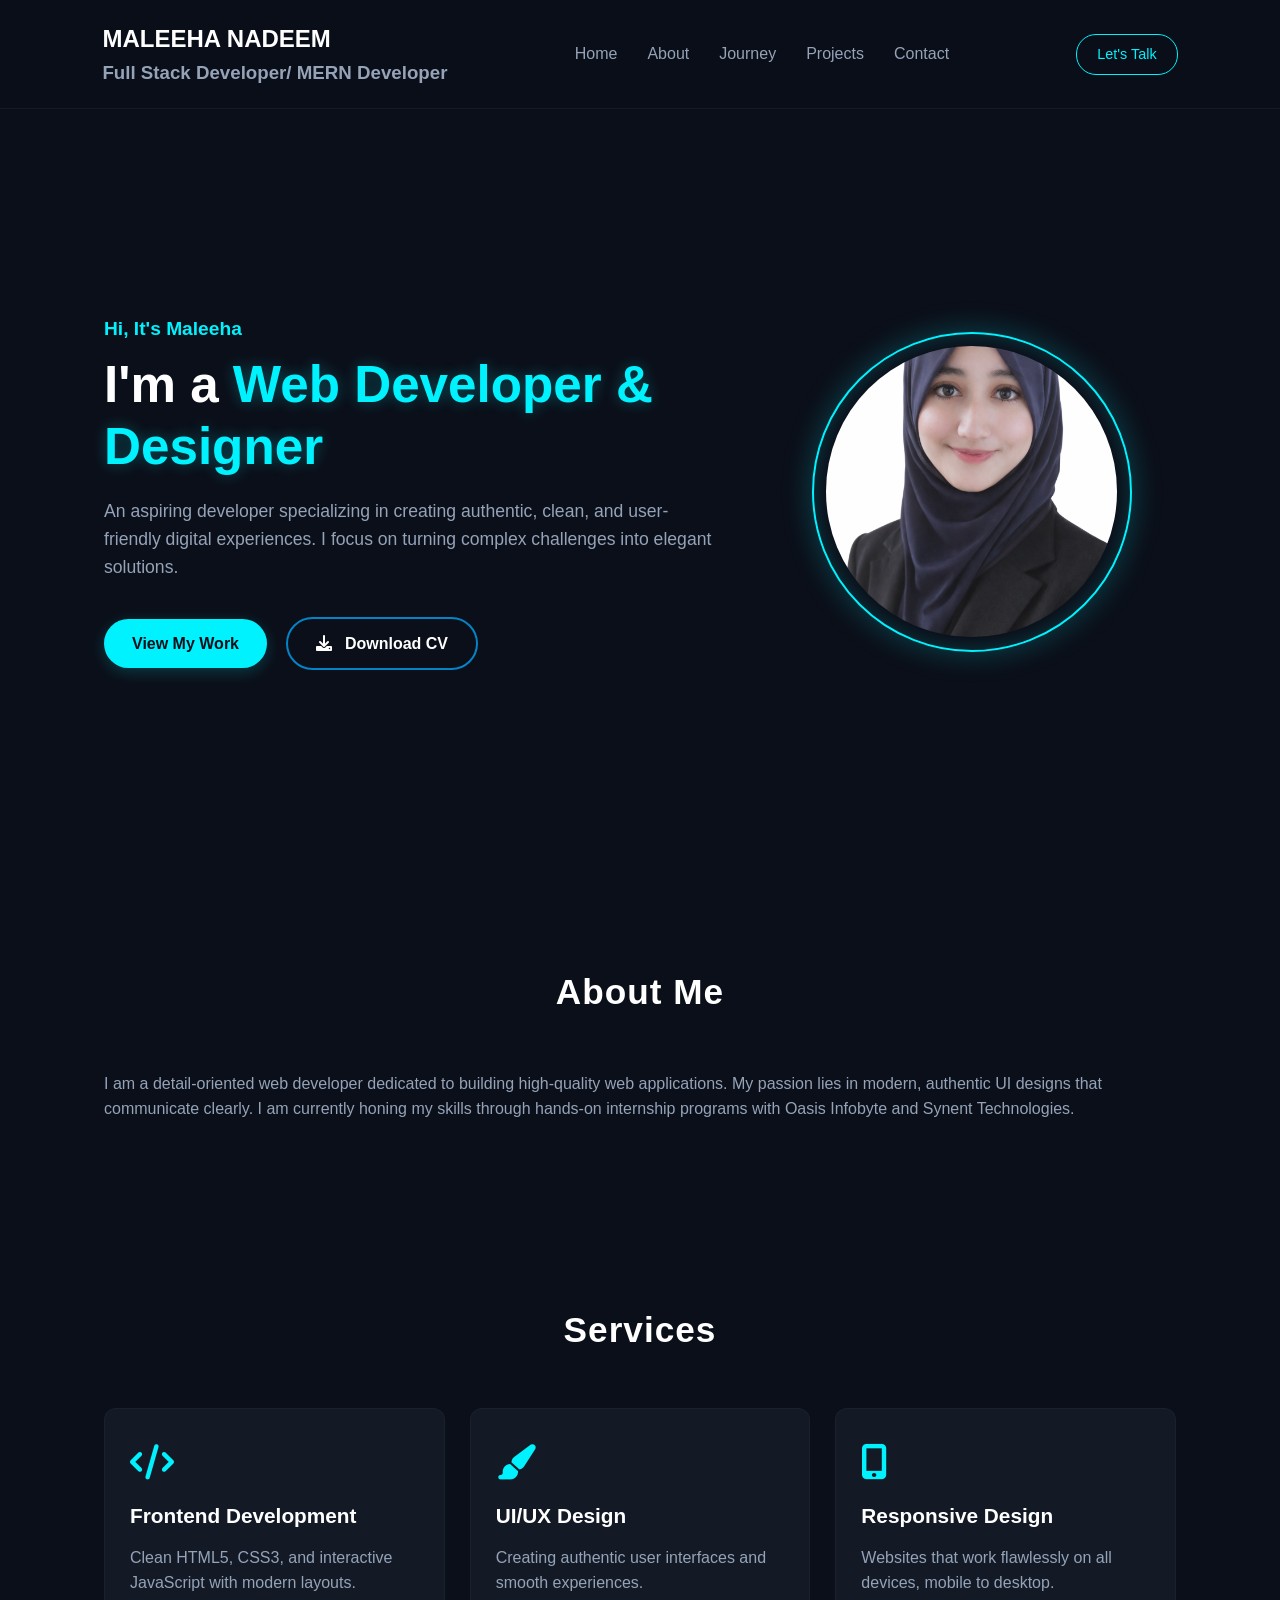
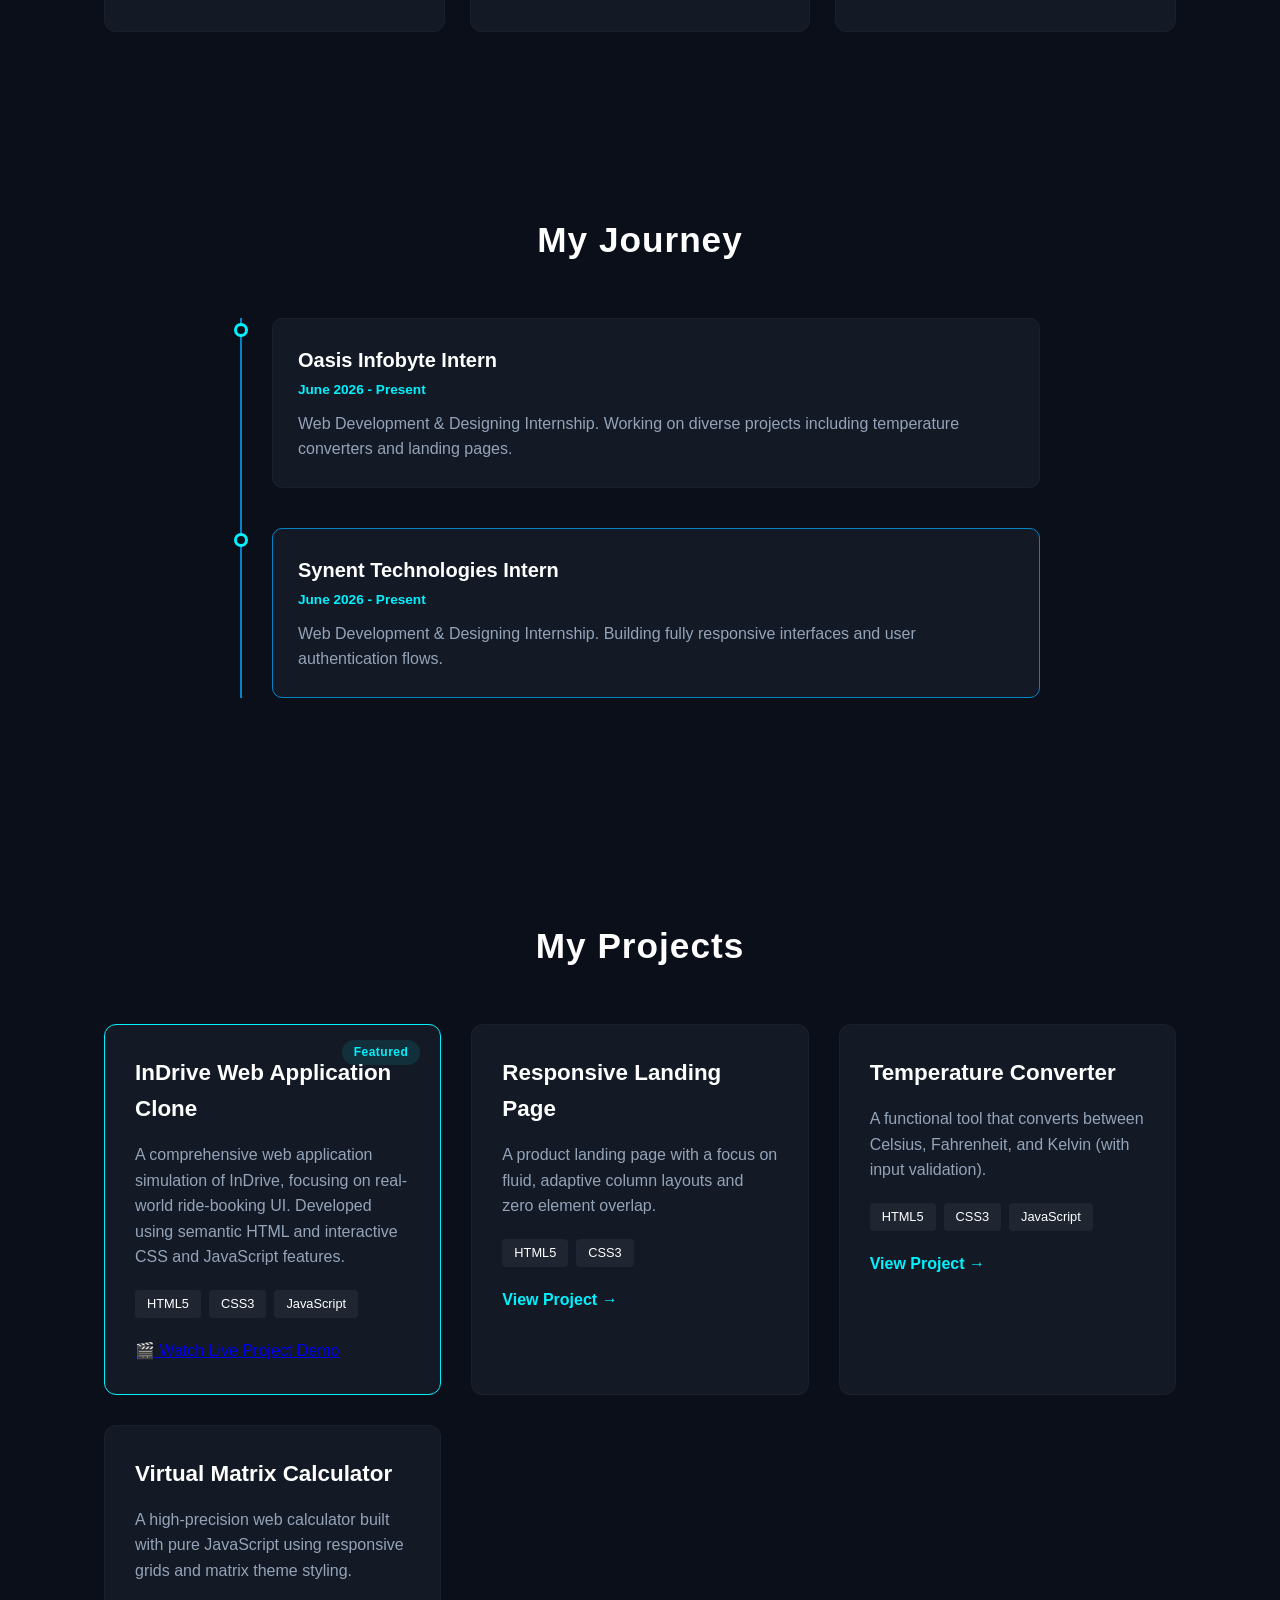
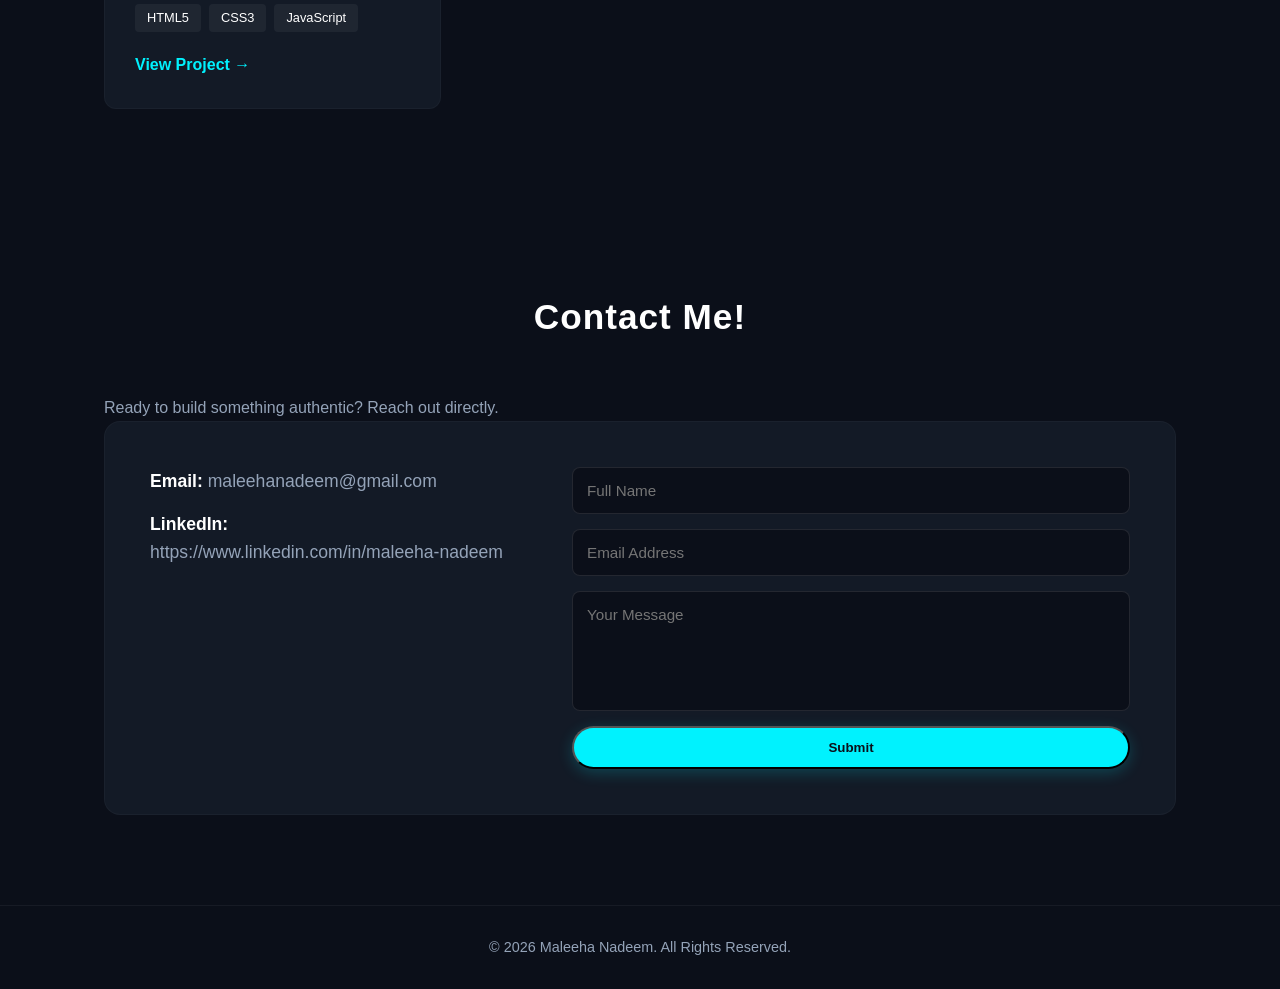
<file: index.html>
<!DOCTYPE html>
<html lang="en">
<head>
    <meta charset="UTF-8">
    <meta name="viewport" content="width=device-width, initial-scale=1.0">
    <title>Maleeha Nadeem | Authentic Portfolio</title>
    <link rel="stylesheet" href="style.css">
    <link rel="stylesheet" href="https://cdnjs.cloudflare.com/ajax/libs/font-awesome/6.0.0/css/all.min.css">
</head>
<body>

    <header class="navbar">
        <div class="logo">
            <h1>MALEEHA NADEEM</h1>
            <h3>Full Stack Developer/ MERN Developer</h3>
        </div>
        <nav>
            <ul class="nav-links">
                <li><a href="#hero">Home</a></li>
                <li><a href="#about">About</a></li>
                <li><a href="#journey">Journey</a></li>
                <li><a href="#projects">Projects</a></li>
                <li><a href="#contact">Contact</a></li>
            </ul>
        </nav>
        <a href="#contact" class="btn-small">Let's Talk</a>
    </header>

    <main>
        <section id="hero" class="hero-section">
            <div class="hero-content">
                <span class="greeting">Hi, It's Maleeha</span>
                <h2>I'm a <span class="highlight">Web Developer & Designer</span></h2>
                <p>An aspiring developer specializing in creating authentic, clean, and user-friendly digital experiences. I focus on turning complex challenges into elegant solutions.</p>
                
            <div class="hero-btns">
                    <a href="#projects" class="btn">View My Work</a>
                    <a href="Maleeha Nadeem -Full Stack DEVELOPER CV.pdf" target="_blank" class="btn btn-outline"><i class="fas fa-download"></i> Download CV</a>
                </div>   
                
            </div>
            <div class="hero-image-container">
                <div class="neon-circle">
                    <img src="profile picture.png" alt="Maleeha Nadeem">
                </div>
            </div>
        </section>

        <section id="about" class="about-section">
            <h2 class="section-title">About Me</h2>
            <p>I am a detail-oriented web developer dedicated to building high-quality web applications. My passion lies in modern, authentic UI designs that communicate clearly. I am currently honing my skills through hands-on internship programs with Oasis Infobyte and Synent Technologies.</p>
        </section>

        <section id="services" class="services-section">
            <h2 class="section-title">Services</h2>
            <div class="services-grid">
                <div class="service-card">
                    <i class="fas fa-code"></i>
                    <h3>Frontend Development</h3>
                    <p>Clean HTML5, CSS3, and interactive JavaScript with modern layouts.</p>
                </div>
                <div class="service-card">
                    <i class="fas fa-paint-brush"></i>
                    <h3>UI/UX Design</h3>
                    <p>Creating authentic user interfaces and smooth experiences.</p>
                </div>
                <div class="service-card">
                    <i class="fas fa-mobile-alt"></i>
                    <h3>Responsive Design</h3>
                    <p>Websites that work flawlessly on all devices, mobile to desktop.</p>
                </div>
            </div>
        </section>

        <section id="journey" class="journey-section">
            <h2 class="section-title">My Journey</h2>
            <div class="journey-container">
                <div class="journey-item">
                    <div class="journey-dot"></div>
                    <div class="journey-content">
                        <h3>Oasis Infobyte Intern</h3>
                        <span class="journey-date">June 2026 - Present</span>
                        <p>Web Development & Designing Internship. Working on diverse projects including temperature converters and landing pages.</p>
                    </div>
                </div>
                <div class="journey-item featured-journey">
                    <div class="journey-dot"></div>
                    <div class="journey-content">
                        <h3>Synent Technologies Intern</h3>
                        <span class="journey-date">June 2026 - Present</span>
                        <p>Web Development & Designing Internship. Building fully responsive interfaces and user authentication flows.</p>
                    </div>
                </div>
                </div>
        </section>

        <section id="projects" class="projects-section">
            <h2 class="section-title">My Projects</h2>
            <div class="projects-grid">
                
                <div class="project-card featured-project">
                    <span class="project-tag">Featured</span>
                    <h3>InDrive Web Application Clone</h3>
                    <p>A comprehensive web application simulation of InDrive, focusing on real-world ride-booking UI. Developed using semantic HTML and interactive CSS and JavaScript features.</p>
                    <div class="tech-stack">
                        <span>HTML5</span>
                        <span>CSS3</span>
                        <span>JavaScript</span>
                    </div>
                <a href="https://youtu.be/uFaAWR-uHLg?si=PVwsCkkVMBuliKPm" target="_blank" class="demo-btn">🎬 Watch Live Project Demo</a>
                    </div>
                <div class="project-card">
    <h3>Responsive Landing Page</h3>
    <p>A product landing page with a focus on fluid, adaptive column layouts and zero element overlap.</p>
    <div class="tech-stack">
        <span>HTML5</span>
        <span>CSS3</span>
    </div>
    <a href="landing page/index.html" class="project-link">View Project &rarr;</a>
</div>
                <div class="project-card">
                    <h3>Temperature Converter</h3>
                    <p>A functional tool that converts between Celsius, Fahrenheit, and Kelvin (with input validation).</p>
                    <div class="tech-stack">
                        <span>HTML5</span>
                        <span>CSS3</span>
                        <span>JavaScript</span>
                    </div>
                    <a href="temperature converter website/index.html" class="project-link">View Project &rarr;</a>
                </div>
<div class="project-card">
    <h3>Virtual Matrix Calculator</h3>
    <p>A high-precision web calculator built with pure JavaScript using responsive grids and matrix theme styling.</p>
    <div class="tech-stack">
        <span>HTML5</span>
        <span>CSS3</span>
        <span>JavaScript</span>
    </div>
    <a href="Calculator/index.html" class="project-link">View Project &rarr;</a>
</div>
            </div>
        </section>

        <section id="contact" class="contact-section">
            <h2 class="section-title">Contact Me!</h2>
            <p>Ready to build something authentic? Reach out directly.</p>
            <div class="contact-container">
                <div class="contact-info-direct">
                    <p><strong>Email:</strong> maleehanadeem@gmail.com</p>
                    <p><strong>LinkedIn:</strong> https://www.linkedin.com/in/maleeha-nadeem</p>
                </div>
                <form class="contact-form">
                    <input type="text" placeholder="Full Name" required>
                    <input type="email" placeholder="Email Address" required>
                    <textarea placeholder="Your Message" required></textarea>
                    <button type="submit" class="btn">Submit</button>
                </form>
            </div>
        </section>
    </main>

    <footer>
        <p>&copy; 2026 Maleeha Nadeem. All Rights Reserved.</p>
    </footer>

</body>
</html>
</file>
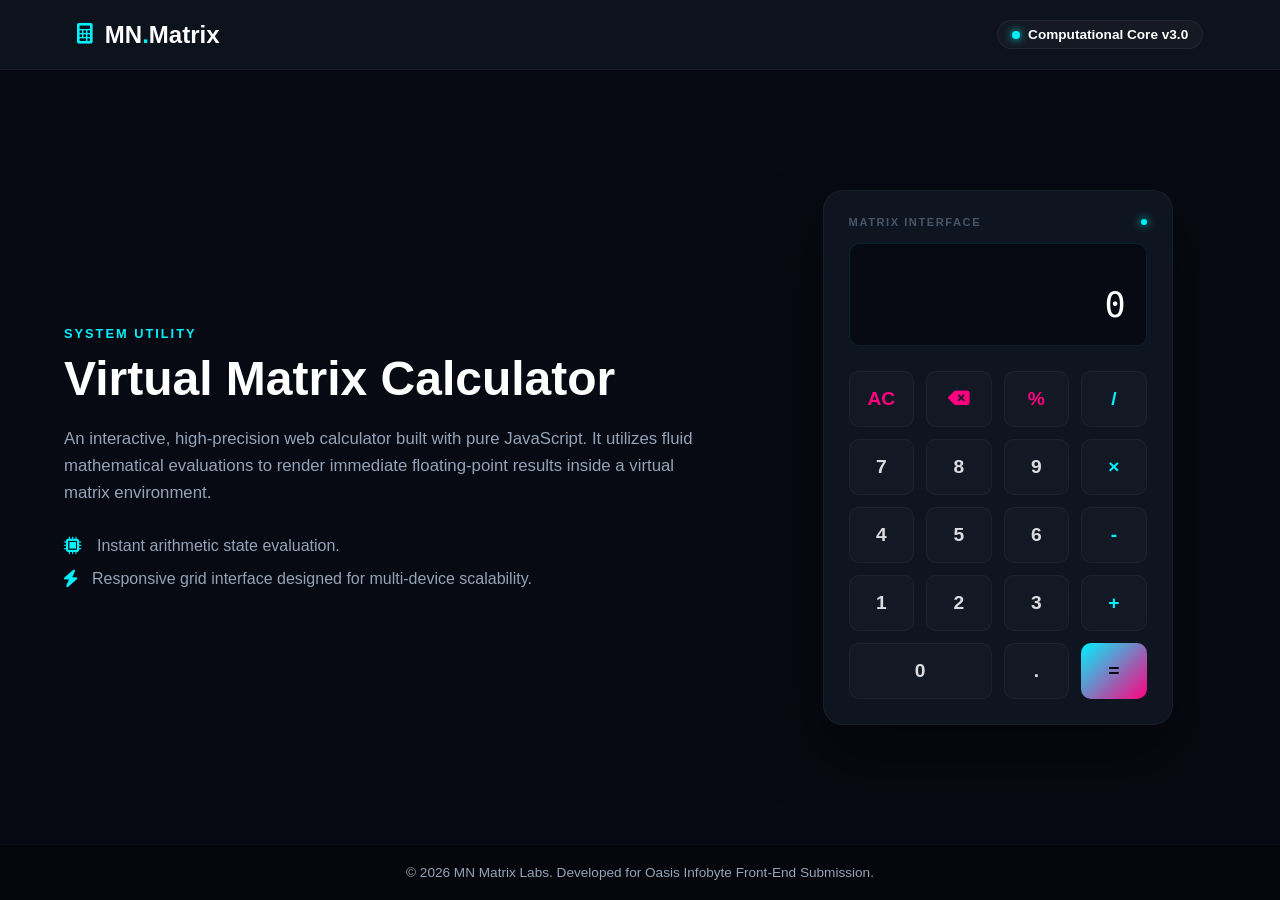
<file: Calculator/index.html>
<!DOCTYPE html>
<html lang="en">
<head>
    <meta charset="UTF-8">
    <meta name="viewport" content="width=device-width, initial-scale=1.0">
    <title>MN Matrix | Cloud Grid Calculator</title>
    <link rel="stylesheet" href="style.css">
    <link rel="stylesheet" href="https://cdnjs.cloudflare.com/ajax/libs/font-awesome/6.0.0/css/all.min.css">
</head>
<body>

    <header class="app-bar">
        <div class="app-logo">
            <i class="fas fa-calculator"></i>
            <h2>MN<span>.</span>Matrix</h2>
        </div>
        <div class="app-version">
            <span class="status-dot"></span> Computational Core v3.0
        </div>
    </header>

    <main class="app-main">
        
        <section class="description-panel">
            <span class="tag">System Utility</span>
            <h1>Virtual Matrix Calculator</h1>
            <p>An interactive, high-precision web calculator built with pure JavaScript. It utilizes fluid mathematical evaluations to render immediate floating-point results inside a virtual matrix environment.</p>
            
            <div class="features-list">
                <div class="feat-item">
                    <i class="fas fa-microchip"></i>
                    <span>Instant arithmetic state evaluation.</span>
                </div>
                <div class="feat-item">
                    <i class="fas fa-bolt"></i>
                    <span>Responsive grid interface designed for multi-device scalability.</span>
                </div>
            </div>
        </section>

        <section class="calculator-workspace">
            <div class="calculator-card">
                <div class="calc-brand">
                    <span>MATRIX INTERFACE</span>
                    <div class="pulse-indicator"></div>
                </div>

                <div class="calc-screen">
                    <div id="previous-operand" class="previous-layer"></div>
                    <div id="current-display" class="current-layer">0</div>
                </div>

                <div class="calc-buttons">
                    <button onclick="clearScreen()" class="btn-action">AC</button>
                    <button onclick="deleteNumber()" class="btn-action"><i class="fas fa-backspace"></i></button>
                    <button onclick="appendOperator('%')" class="btn-action">%</button>
                    <button onclick="appendOperator('/')" class="btn-operator">/</button>

                    <button onclick="appendNumber('7')">7</button>
                    <button onclick="appendNumber('8')">8</button>
                    <button onclick="appendNumber('9')">9</button>
                    <button onclick="appendOperator('*')" class="btn-operator">&times;</button>

                    <button onclick="appendNumber('4')">4</button>
                    <button onclick="appendNumber('5')">5</button>
                    <button onclick="appendNumber('6')">6</button>
                    <button onclick="appendOperator('-')" class="btn-operator">-</button>

                    <button onclick="appendNumber('1')">1</button>
                    <button onclick="appendNumber('2')">2</button>
                    <button onclick="appendNumber('3')">3</button>
                    <button onclick="appendOperator('+')" class="btn-operator">+</button>

                    <button onclick="appendNumber('0')" class="btn-zero">0</button>
                    <button onclick="appendNumber('.')">.</button>
                    <button onclick="calculateResult()" class="btn-equals">=</button>
                </div>
            </div>
        </section>

    </main>

    <footer class="app-footer">
        <p>&copy; 2026 MN Matrix Labs. Developed for Oasis Infobyte Front-End Submission.</p>
    </footer>

    <script src="script.js"></script>
</body>
</html>
</file>
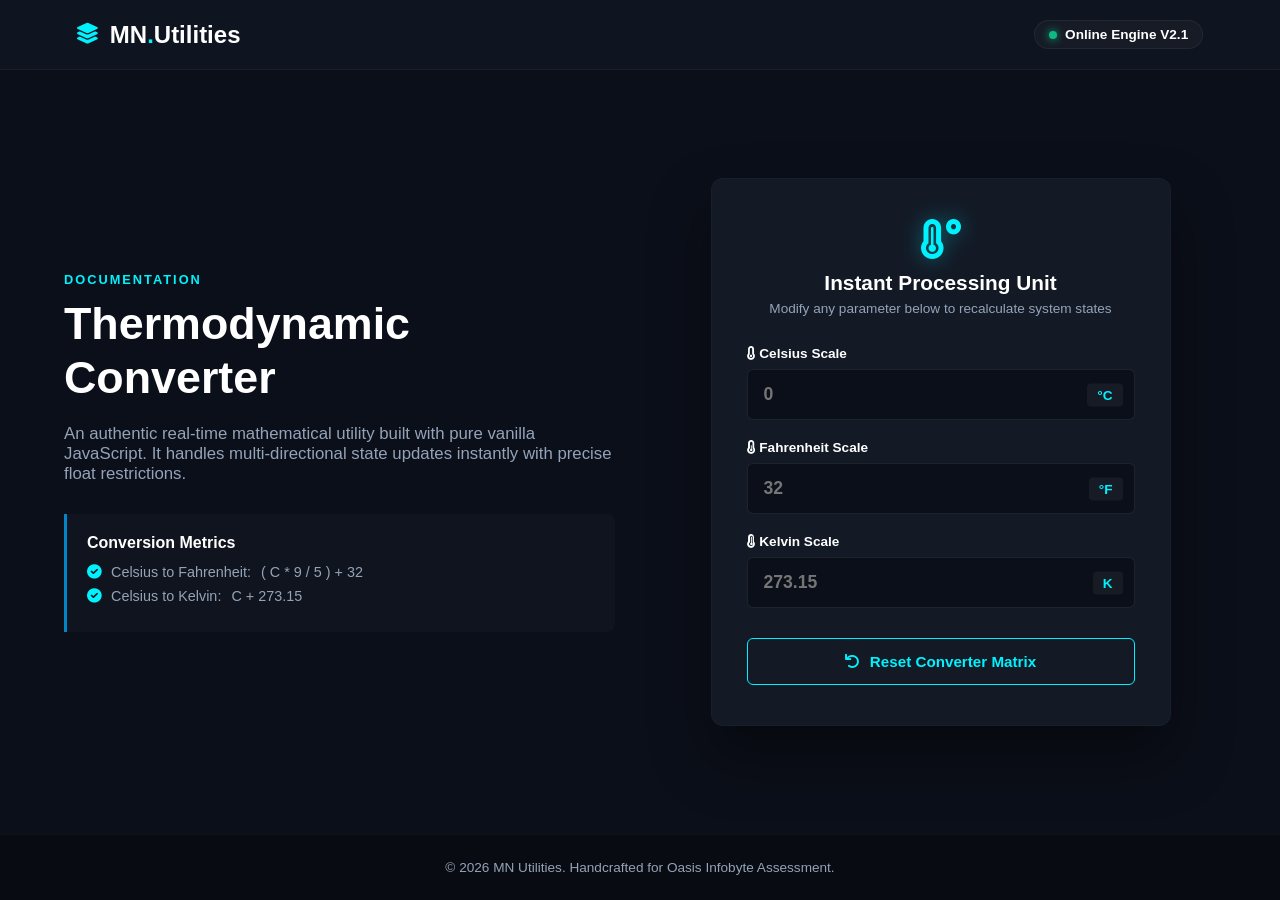
<file: temperature converter website/index.html>
<!DOCTYPE html>
<html lang="en">
<head>
    <meta charset="UTF-8">
    <meta name="viewport" content="width=device-width, initial-scale=1.0">
    <title>MN ThermoStation | Advanced Temperature Web Utility</title>
    <link rel="stylesheet" href="style.css">
    <link rel="stylesheet" href="https://cdnjs.cloudflare.com/ajax/libs/font-awesome/6.0.0/css/all.min.css">
</head>
<body>

    <header class="app-bar">
        <div class="app-logo">
            <i class="fas fa-layer-group"></i>
            <h2>MN<span>.</span>Utilities</h2>
        </div>
        <div class="app-status">
            <span class="status-dot"></span> Online Engine V2.1
        </div>
    </header>

    <main class="app-container">
        <section class="info-sidebar">
            <span class="meta-tag">Documentation</span>
            <h1>Thermodynamic Converter</h1>
            <p>An authentic real-time mathematical utility built with pure vanilla JavaScript. It handles multi-directional state updates instantly with precise float restrictions.</p>
            
            <div class="formula-box">
                <h4>Conversion Metrics</h4>
                <ul>
                    <li><i class="fas fa-check-circle"></i> <span>Celsius to Fahrenheit:</span> ( C * 9 / 5 ) + 32</li>
                    <li><i class="fas fa-check-circle"></i> <span>Celsius to Kelvin:</span> C + 273.15</li>
                </ul>
            </div>
        </section>

        <section class="converter-workspace">
            <div class="converter-card">
                <div class="card-header">
                    <i class="fas fa-temperature-high glow-icon"></i>
                    <h3>Instant Processing Unit</h3>
                    <p>Modify any parameter below to recalculate system states</p>
                </div>

                <div class="inputs-grid">
                    <div class="input-wrapper">
                        <label><i class="fas fa-thermometer-empty"></i> Celsius Scale</label>
                        <div class="input-field-group">
                            <input type="number" id="celsius" placeholder="0" step="any">
                            <span class="unit-badge">°C</span>
                        </div>
                    </div>

                    <div class="input-wrapper">
                        <label><i class="fas fa-thermometer-half"></i> Fahrenheit Scale</label>
                        <div class="input-field-group">
                            <input type="number" id="fahrenheit" placeholder="32" step="any">
                            <span class="unit-badge">°F</span>
                        </div>
                    </div>

                    <div class="input-wrapper">
                        <label><i class="fas fa-thermometer-full"></i> Kelvin Scale</label>
                        <div class="input-field-group">
                            <input type="number" id="kelvin" placeholder="273.15" step="any">
                            <span class="unit-badge">K</span>
                        </div>
                    </div>
                </div>

                <button id="clear-btn" class="btn-clear-dash"><i class="fas fa-undo"></i> Reset Converter Matrix</button>
            </div>
        </section>
    </main>

    <footer class="app-footer">
        <p>&copy; 2026 MN Utilities. Handcrafted for Oasis Infobyte Assessment.</p>
    </footer>

    <script src="script.js"></script>
</body>
</html>
</file>
<file: style.css>
/* ==========================================================================
   1. PREMIUM DARK THEME VARIABLES & RESET (Inspired by uploaded designs)
   ========================================================================== */
:root {
    --bg-darker: #0b0f19;       /* Deep dark background (Image 8 & 10 style) */
    --bg-card: #131a26;         /* Slightly lighter slate for cards */
    --accent-glow: #00f2fe;     /* Electric Cyan / Turquoise Neon Accent */
    --accent-dim: #0284c7;      /* Muted blue for borders and accents */
    --text-primary: #ffffff;    /* Pure white for prominent headers */
    --text-muted: #94a3b8;      /* Slate gray for clean body text */
    --font-family: 'Segoe UI', Tahoma, Geneva, Verdana, sans-serif;
    --transition: all 0.3s cubic-bezier(0.4, 0, 0.2, 1);
}

* {
    margin: 0;
    padding: 0;
    box-sizing: border-box;
}

html {
    scroll-behavior: smooth;
}

body {
    font-family: var(--font-family);
    background-color: var(--bg-darker);
    color: var(--text-muted);
    line-height: 1.6;
}

/* Base Sections Design */
section {
    padding: 90px 5%;
    max-width: 1200px;
    margin: 0 auto;
}

.section-title {
    font-size: 2.2rem;
    color: var(--text-primary);
    text-align: center;
    margin-bottom: 50px;
    text-transform: capitalize;
    letter-spacing: 1px;
}

.highlight {
    color: var(--accent-glow);
    text-shadow: 0 0 15px rgba(0, 242, 254, 0.3);
}

/* Buttons (Premium Neon Style) */
.btn {
    display: inline-block;
    background-color: var(--accent-glow);
    color: var(--bg-darker);
    padding: 12px 28px;
    text-decoration: none;
    border-radius: 30px;
    font-weight: 600;
    box-shadow: 0 4px 15px rgba(0, 242, 254, 0.2);
    transition: var(--transition);
}

.btn:hover {
    transform: translateY(-3px);
    box-shadow: 0 6px 20px rgba(0, 242, 254, 0.4);
}

.btn-outline {
    background: transparent;
    color: var(--text-primary);
    border: 2px solid var(--accent-dim);
    margin-left: 15px;
    box-shadow: none;
}

.btn-outline:hover {
    background: var(--accent-dim);
    box-shadow: 0 4px 15px rgba(2, 132, 199, 0.3);
}

/* ==========================================================================
   2. NAVBAR DESIGN (Minimalistic Top Header)
   ========================================================================== */
.navbar {
    display: flex;
    justify-content: space-between;
    align-items: center;
    padding: 20px 8%;
    background-color: rgba(11, 15, 25, 0.9);
    backdrop-filter: blur(10px);
    position: sticky;
    top: 0;
    z-index: 1000;
    border-bottom: 1px solid rgba(255, 255, 255, 0.05);
}

.logo h1 {
    color: var(--text-primary);
    font-size: 1.5rem;
    font-weight: 700;
}

.nav-links {
    display: flex;
    list-style: none;
    gap: 30px;
}

.nav-links a {
    color: var(--text-muted);
    text-decoration: none;
    font-weight: 500;
    transition: var(--transition);
}

.nav-links a:hover {
    color: var(--accent-glow);
}

.btn-small {
    padding: 8px 20px;
    border: 1px solid var(--accent-glow);
    color: var(--accent-glow);
    text-decoration: none;
    border-radius: 20px;
    font-size: 0.9rem;
    transition: var(--transition);
}

.btn-small:hover {
    background-color: var(--accent-glow);
    color: var(--bg-darker);
}

/* ==========================================================================
   3. HERO SECTION WITH NEON GLOW CIRCLE (Image 10 Inspired)
   ========================================================================== */
.hero-section {
    display: flex;
    align-items: center;
    justify-content: space-between;
    min-height: 85vh;
    gap: 50px;
}

.hero-content {
    flex: 1.2;
}

.greeting {
    color: var(--accent-glow);
    font-size: 1.2rem;
    font-weight: 600;
    display: block;
    margin-bottom: 10px;
}

.hero-content h2 {
    font-size: 3.2rem;
    color: var(--text-primary);
    line-height: 1.2;
    margin-bottom: 20px;
}

.hero-content p {
    font-size: 1.1rem;
    margin-bottom: 35px;
}

.hero-image-container {
    flex: 0.8;
    display: flex;
    justify-content: center;
}

/* Neon Glowing Circle from Image 10 */
.neon-circle {
    position: relative;
    width: 320px;
    height: 320px;
    border-radius: 50%;
    display: flex;
    justify-content: center;
    align-items: center;
    box-shadow: 0 0 30px rgba(0, 242, 254, 0.25), inset 0 0 20px rgba(0, 242, 254, 0.2);
    border: 2px solid var(--accent-glow);
}

.neon-circle img {
    width: 92%;
    height: 92%;
    border-radius: 50%;
    object-fit: cover;
    background: var(--bg-card);
}

/* ==========================================================================
   4. SERVICES SECTION (Grid Layout - Image 10)
   ========================================================================== */
.services-grid {
    display: grid;
    grid-template-columns: repeat(auto-fit, minmax(280px, 1fr));
    gap: 25px;
}

.service-card {
    background-color: var(--bg-card);
    padding: 35px 25px;
    border-radius: 12px;
    border: 1px solid rgba(255, 255, 255, 0.03);
    transition: var(--transition);
}

.service-card i {
    font-size: 2.2rem;
    color: var(--accent-glow);
    margin-bottom: 20px;
}

.service-card h3 {
    color: var(--text-primary);
    font-size: 1.3rem;
    margin-bottom: 12px;
}

.service-card:hover {
    transform: translateY(-5px);
    border-color: var(--accent-dim);
    box-shadow: 0 10px 25px rgba(2, 132, 199, 0.15);
}

/* ==========================================================================
   5. MY JOURNEY / EXPERIENCE (Vertical Timeline Layout - Image 8)
   ========================================================================== */
.journey-container {
    max-width: 800px;
    margin: 0 auto;
    position: relative;
    border-left: 2px solid var(--accent-dim);
    padding-left: 30px;
}

.journey-item {
    position: relative;
    margin-bottom: 40px;
}

.journey-dot {
    position: absolute;
    width: 14px;
    height: 14px;
    background-color: var(--bg-darker);
    border: 3px solid var(--accent-glow);
    border-radius: 50%;
    left: -38px;
    top: 5px;
}

.journey-content {
    background-color: var(--bg-card);
    padding: 25px;
    border-radius: 10px;
    border: 1px solid rgba(255, 255, 255, 0.03);
}

.journey-content h3 {
    color: var(--text-primary);
    font-size: 1.25rem;
}

.journey-date {
    display: inline-block;
    color: var(--accent-glow);
    font-size: 0.85rem;
    font-weight: 600;
    margin-bottom: 10px;
}

.featured-journey .journey-content {
    border: 1px solid var(--accent-dim);
}

/* ==========================================================================
   6. PROJECTS GRID (Featuring Authentic Layouts & Badges)
   ========================================================================== */
.projects-grid {
    display: grid;
    grid-template-columns: repeat(auto-fit, minmax(320px, 1fr));
    gap: 30px;
}

.project-card {
    background-color: var(--bg-card);
    padding: 30px;
    border-radius: 12px;
    border: 1px solid rgba(255, 255, 255, 0.03);
    position: relative;
    transition: var(--transition);
}

.featured-project {
    border: 1px solid var(--accent-glow);
}

.project-tag {
    position: absolute;
    top: 15px;
    right: 20px;
    background: rgba(0, 242, 254, 0.1);
    color: var(--accent-glow);
    font-size: 0.75rem;
    font-weight: 700;
    padding: 3px 12px;
    border-radius: 20px;
    letter-spacing: 0.5px;
}

.project-card h3 {
    color: var(--text-primary);
    margin-bottom: 15px;
    font-size: 1.4rem;
}

.tech-stack {
    display: flex;
    flex-wrap: wrap;
    gap: 8px;
    margin: 20px 0;
}

.tech-stack span {
    background-color: rgba(255, 255, 255, 0.05);
    color: var(--text-primary);
    font-size: 0.8rem;
    padding: 4px 12px;
    border-radius: 4px;
}

.project-link {
    color: var(--accent-glow);
    text-decoration: none;
    font-weight: 600;
}

.project-card:hover {
    transform: translateY(-5px);
    box-shadow: 0 10px 30px rgba(0, 242, 254, 0.1);
}

/* ==========================================================================
   7. CONTACT FORM DESIGN (Form Layout - Image 8)
   ========================================================================== */
.contact-container {
    display: flex;
    gap: 50px;
    background-color: var(--bg-card);
    padding: 45px;
    border-radius: 16px;
    border: 1px solid rgba(255, 255, 255, 0.03);
}

.contact-info-direct {
    flex: 1;
}

.contact-info-direct p {
    margin-bottom: 15px;
    font-size: 1.1rem;
}

.contact-info-direct strong {
    color: var(--text-primary);
}

.contact-form {
    flex: 1.5;
    display: flex;
    flex-direction: column;
    gap: 15px;
}

.contact-form input, 
.contact-form textarea {
    background-color: var(--bg-darker);
    border: 1px solid rgba(255, 255, 255, 0.1);
    padding: 14px;
    border-radius: 8px;
    color: var(--text-primary);
    font-family: var(--font-family);
    font-size: 0.95rem;
    transition: var(--transition);
}

.contact-form input:focus, 
.contact-form textarea:focus {
    outline: none;
    border-color: var(--accent-glow);
    box-shadow: 0 0 10px rgba(0, 242, 254, 0.2);
}

.contact-form textarea {
    height: 120px;
    resize: none;
}

/* ==========================================================================
   8. FOOTER & RESPONSIVENESS (Anti-Overlap Guardrails)
   ========================================================================== */
footer {
    text-align: center;
    padding: 30px;
    border-top: 1px solid rgba(255, 255, 255, 0.05);
    font-size: 0.9rem;
}

@media (max-width: 900px) {
    .navbar {
        flex-direction: column;
        gap: 15px;
    }
    .hero-section {
        flex-direction: column-reverse;
        text-align: center;
        padding-top: 30px;
    }
    .hero-content h2 {
        font-size: 2.3rem;
    }
    .hero-btns {
        display: flex;
        justify-content: center;
    }
    .contact-container {
        flex-direction: column;
        padding: 25px;
    }
}
.hero-btns .btn i {
    margin-right: 8px; /* Icon aur text ke beech space */
}
</file>
<file: Calculator/style.css>
:root {
    --bg-dark-base: #070a12;
    --bg-surface: rgba(19, 26, 38, 0.75);
    --neon-cyan: #00f2fe;
    --neon-magenta: #ff007f;
    --text-high: #ffffff;
    --text-low: #94a3b8;
    --text-muted: #475569;
    --font: 'Segoe UI', Tahoma, Geneva, Verdana, sans-serif;
}

* {
    margin: 0;
    padding: 0;
    box-sizing: border-box;
}

body {
    font-family: var(--font);
    background-color: var(--bg-dark-base);
    color: var(--text-low);
    min-height: 100vh;
    display: flex;
    flex-direction: column;
    justify-content: space-between;
}

/* 1. TOP NAVBAR / TITLE BAR */
.app-bar {
    display: flex;
    justify-content: space-between;
    align-items: center;
    padding: 20px 6%;
    background-color: rgba(19, 26, 38, 0.6);
    border-bottom: 1px solid rgba(255, 255, 255, 0.04);
    backdrop-filter: blur(10px);
}

.app-logo {
    display: flex;
    align-items: center;
    gap: 12px;
    color: var(--text-high);
}

.app-logo i {
    color: var(--neon-cyan);
    font-size: 1.3rem;
}

.app-logo h2 span {
    color: var(--neon-cyan);
}

.app-version {
    font-size: 0.85rem;
    font-weight: 600;
    color: var(--text-high);
    background: rgba(255,255,255,0.03);
    padding: 6px 14px;
    border-radius: 20px;
    display: flex;
    align-items: center;
    gap: 8px;
    border: 1px solid rgba(255,255,255,0.05);
}

.status-dot {
    width: 8px;
    height: 8px;
    background-color: var(--neon-cyan);
    border-radius: 50%;
    box-shadow: 0 0 8px var(--neon-cyan);
}

/* 2. CORE WORKSPACE LAYOUT (Split Screen) */
.app-main {
    max-width: 1200px;
    width: 90%;
    margin: 40px auto;
    display: flex;
    gap: 60px;
    align-items: center;
    flex: 1;
}

/* Left Side Description Panel */
.description-panel {
    flex: 1.2;
}

.tag {
    color: var(--neon-cyan);
    text-transform: uppercase;
    font-size: 0.8rem;
    font-weight: 700;
    letter-spacing: 2px;
    display: block;
    margin-bottom: 10px;
}

.description-panel h1 {
    font-size: 3rem;
    color: var(--text-high);
    margin-bottom: 20px;
    line-height: 1.15;
}

.description-panel p {
    font-size: 1.05rem;
    line-height: 1.6;
    margin-bottom: 30px;
}

.features-list {
    display: flex;
    flex-direction: column;
    gap: 15px;
}

.feat-item {
    display: flex;
    align-items: center;
    gap: 15px;
}

.feat-item i {
    color: var(--neon-cyan);
    font-size: 1.1rem;
}

/* Right Side Calculator Dock */
.calculator-workspace {
    flex: 0.8;
    display: flex;
    justify-content: center;
}

.calculator-card {
    background: var(--bg-surface);
    width: 100%;
    max-width: 350px;
    padding: 25px;
    border-radius: 20px;
    border: 1px solid rgba(255, 255, 255, 0.04);
    backdrop-filter: blur(15px);
    box-shadow: 0 30px 60px rgba(0, 0, 0, 0.5);
}

.calc-brand {
    display: flex;
    justify-content: space-between;
    align-items: center;
    font-size: 0.7rem;
    font-weight: 800;
    letter-spacing: 1.5px;
    color: var(--text-muted);
    margin-bottom: 15px;
}

.pulse-indicator {
    width: 6px;
    height: 6px;
    background-color: var(--neon-cyan);
    border-radius: 50%;
    box-shadow: 0 0 8px var(--neon-cyan);
}

/* Terminal Screen Display */
.calc-screen {
    background-color: rgba(7, 10, 18, 0.9);
    padding: 20px;
    border-radius: 10px;
    text-align: right;
    margin-bottom: 25px;
    min-height: 100px;
    display: flex;
    flex-direction: column;
    justify-content: space-between;
    border: 1px solid rgba(0, 242, 254, 0.1);
}

.previous-layer {
    color: var(--text-muted);
    font-size: 0.9rem;
    font-family: monospace;
    min-height: 20px;
}

.current-layer {
    color: var(--text-high);
    font-size: 2.2rem;
    font-weight: 400;
    font-family: monospace;
}

/* Keyboard System Grid */
.calc-buttons {
    display: grid;
    grid-template-columns: repeat(4, 1fr);
    gap: 12px;
}

button {
    background: rgba(255, 255, 255, 0.02);
    border: 1px solid rgba(255, 255, 255, 0.04);
    color: rgba(255, 255, 255, 0.85);
    padding: 16px 0;
    font-size: 1.2rem;
    font-weight: 600;
    border-radius: 10px;
    cursor: pointer;
    transition: all 0.2s ease;
}

button:hover {
    background: rgba(255, 255, 255, 0.08);
    transform: translateY(-2px);
}

button:active {
    transform: scale(0.95);
}

.btn-action {
    color: var(--neon-magenta);
}

.btn-operator {
    color: var(--neon-cyan);
}

.btn-zero {
    grid-column: span 2;
}

.btn-equals {
    background: linear-gradient(135deg, var(--neon-cyan) 0%, var(--neon-magenta) 100%);
    color: var(--bg-dark-base);
    border: none;
}

.btn-equals:hover {
    box-shadow: 0 0 15px rgba(0, 242, 254, 0.4);
}

/* 3. APPLICATION FOOTER */
.app-footer {
    text-align: center;
    padding: 20px;
    border-top: 1px solid rgba(255, 255, 255, 0.03);
    font-size: 0.85rem;
    background-color: #04060b;
}

/* RESPONSIVE LAYOUT GUARD (No-Overlap Guard) */
@media (max-width: 850px) {
    .app-main {
        flex-direction: column;
        text-align: center;
        margin: 20px auto;
        gap: 40px;
    }
    .description-panel h1 {
        font-size: 2.2rem;
    }
    .feat-item {
        justify-content: center;
    }
}
</file>
<file: temperature converter website/style.css>
/* ==========================================================================
   PREMIUM UTILITY THEME & LAYOUT (Matches Portfolio Images)
   ========================================================================== */
:root {
    --bg-dark-base: #0b0f19;
    --bg-card-surface: #131a26;
    --neon-cyan: #00f2fe;
    --neon-dim: #0284c7;
    --text-high: #ffffff;
    --text-low: #94a3b8;
    --font-app: 'Segoe UI', Tahoma, Geneva, Verdana, sans-serif;
}

* {
    margin: 0;
    padding: 0;
    box-sizing: border-box;
}

body {
    font-family: var(--font-app);
    background-color: var(--bg-dark-base);
    color: var(--text-low);
    min-height: 100vh;
    display: flex;
    flex-direction: column;
    justify-content: space-between;
}

/* 1. APP TITLE BAR STYLING */
.app-bar {
    display: flex;
    justify-content: space-between;
    align-items: center;
    padding: 20px 6%;
    background-color: rgba(19, 26, 38, 0.6);
    border-bottom: 1px solid rgba(255, 255, 255, 0.04);
    backdrop-filter: blur(10px);
}

.app-logo {
    display: flex;
    align-items: center;
    gap: 12px;
    color: var(--text-high);
}

.app-logo i {
    color: var(--neon-cyan);
    font-size: 1.3rem;
}

.app-logo h2 span {
    color: var(--neon-cyan);
}

.app-status {
    font-size: 0.85rem;
    font-weight: 600;
    color: var(--text-high);
    background: rgba(255,255,255,0.03);
    padding: 6px 14px;
    border-radius: 20px;
    display: flex;
    align-items: center;
    gap: 8px;
    border: 1px solid rgba(255,255,255,0.05);
}

.status-dot {
    width: 8px;
    height: 8px;
    background-color: #10b981; /* Green working indicator */
    border-radius: 50%;
    box-shadow: 0 0 8px #10b981;
}

/* 2. DUAL-COLUMN MAIN DASHBOARD CONTAINER */
.app-container {
    max-width: 1200px;
    width: 90%;
    margin: 40px auto;
    display: flex;
    gap: 50px;
    align-items: center;
    flex: 1;
}

.info-sidebar {
    flex: 1;
}

.meta-tag {
    color: var(--neon-cyan);
    text-transform: uppercase;
    font-size: 0.8rem;
    font-weight: 700;
    letter-spacing: 2px;
    display: block;
    margin-bottom: 10px;
}

.info-sidebar h1 {
    font-size: 2.8rem;
    color: var(--text-high);
    line-height: 1.2;
    margin-bottom: 20px;
}

.info-sidebar p {
    font-size: 1.05rem;
    margin-bottom: 30px;
}

.formula-box {
    background: rgba(255, 255, 255, 0.02);
    border-left: 3px solid var(--neon-dim);
    padding: 20px;
    border-radius: 0 8px 8px 0;
}

.formula-box h4 {
    color: var(--text-high);
    margin-bottom: 12px;
}

.formula-box ul {
    list-style: none;
}

.formula-box li {
    font-size: 0.9rem;
    margin-bottom: 8px;
    display: flex;
    align-items: center;
    gap: 10px;
}

.formula-box i {
    color: var(--neon-cyan);
}

/* 3. CONVERTER MATRIX CARD */
.converter-workspace {
    flex: 1;
    display: flex;
    justify-content: center;
}

.converter-card {
    background-color: var(--bg-card-surface);
    width: 100%;
    max-width: 460px;
    padding: 40px 35px;
    border-radius: 12px;
    border: 1px solid rgba(255, 255, 255, 0.02);
    box-shadow: 0 30px 60px rgba(0,0,0,0.4);
}

.card-header {
    text-align: center;
    margin-bottom: 30px;
}

.glow-icon {
    font-size: 2.5rem;
    color: var(--neon-cyan);
    text-shadow: 0 0 20px rgba(0, 242, 254, 0.4);
    margin-bottom: 12px;
}

.card-header h3 {
    color: var(--text-high);
    font-size: 1.3rem;
    margin-bottom: 6px;
}

.card-header p {
    font-size: 0.85rem;
}

/* INPUT BADGE INTEGRATION */
.inputs-grid {
    display: flex;
    flex-direction: column;
    gap: 20px;
    margin-bottom: 30px;
}

.input-wrapper label {
    display: block;
    color: var(--text-high);
    font-size: 0.85rem;
    font-weight: 600;
    margin-bottom: 8px;
}

.input-field-group {
    display: flex;
    position: relative;
}

.input-field-group input {
    width: 100%;
    background-color: var(--bg-dark-base);
    border: 1px solid rgba(255, 255, 255, 0.08);
    padding: 14px 60px 14px 16px;
    color: var(--text-high);
    font-size: 1.1rem;
    font-weight: 600;
    border-radius: 6px;
    transition: all 0.3s ease;
}

.input-field-group input:focus {
    outline: none;
    border-color: var(--neon-cyan);
    box-shadow: 0 0 12px rgba(0, 242, 254, 0.15);
}

.unit-badge {
    position: absolute;
    right: 12px;
    top: 50%;
    transform: translateY(-50%);
    background: rgba(255,255,255,0.05);
    color: var(--neon-cyan);
    padding: 4px 10px;
    border-radius: 4px;
    font-size: 0.85rem;
    font-weight: 700;
}

/* RESET BUTTON */
.btn-clear-dash {
    width: 100%;
    background: transparent;
    border: 1px solid var(--neon-cyan);
    color: var(--neon-cyan);
    padding: 14px;
    font-size: 0.95rem;
    font-weight: 700;
    border-radius: 6px;
    cursor: pointer;
    transition: all 0.3s ease;
    display: flex;
    justify-content: center;
    align-items: center;
    gap: 10px;
}

.btn-clear-dash:hover {
    background: var(--neon-cyan);
    color: var(--bg-dark-base);
    box-shadow: 0 0 20px rgba(0, 242, 254, 0.3);
}

/* 4. APP FOOTER */
.app-footer {
    text-align: center;
    padding: 25px;
    border-top: 1px solid rgba(255, 255, 255, 0.03);
    font-size: 0.85rem;
    background-color: #080b12;
}

/* BREAKPOINTS FOR MOBILE OVERLAP SAFEGUARDS */
@media (max-width: 900px) {
    .app-container {
        flex-direction: column;
        text-align: center;
        margin: 20px auto;
        gap: 40px;
    }
    .info-sidebar h1 {
        font-size: 2.2rem;
    }
    .formula-box {
        border-left: none;
        border-top: 3px solid var(--neon-dim);
        border-radius: 0 0 8px 8px;
    }
    .formula-box li {
        justify-content: center;
    }
}
</file>
